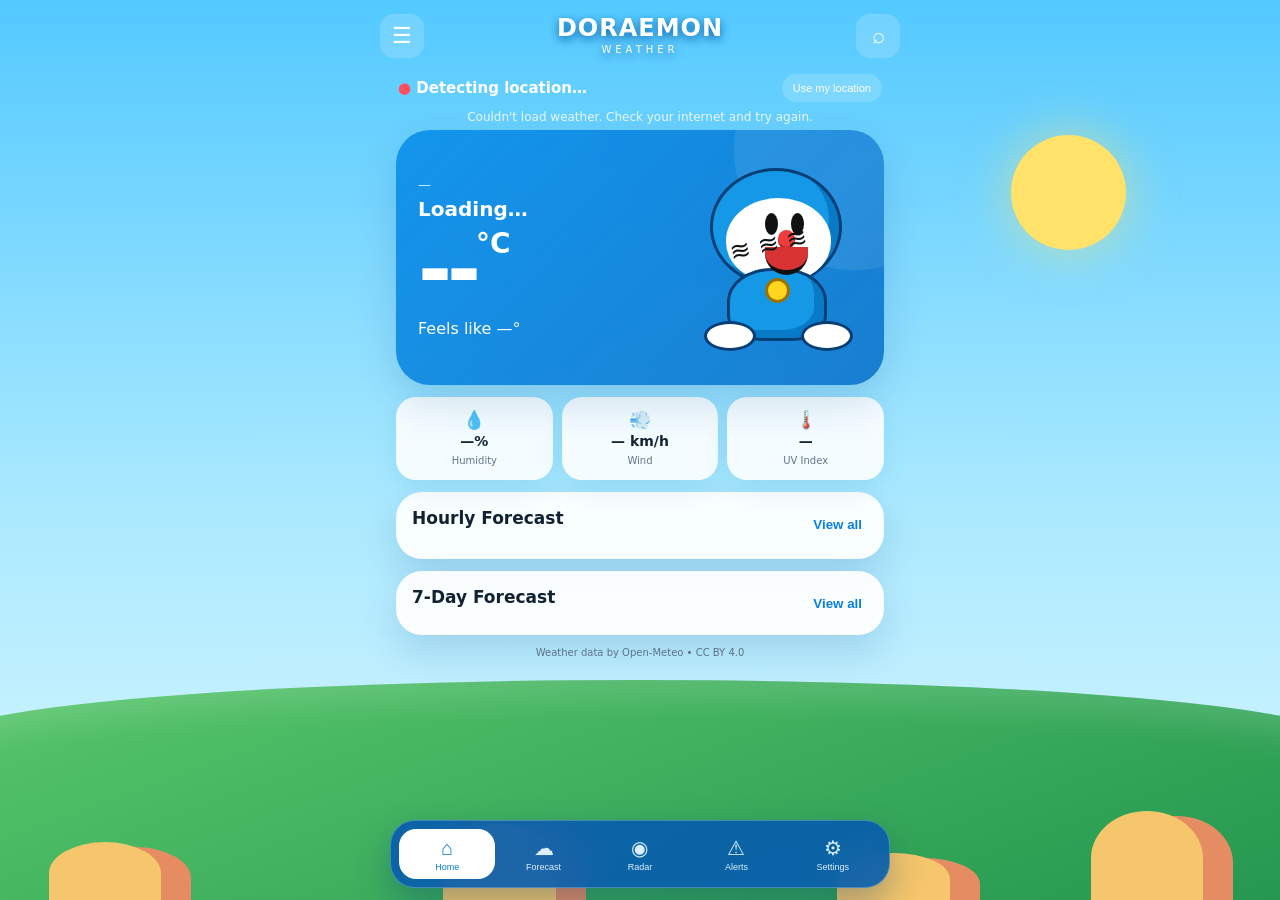
<file: index.html>
<!doctype html>
<html lang="en">
<head>
  <meta charset="UTF-8">
  <meta name="viewport" content="width=device-width,initial-scale=1,viewport-fit=cover">
  <meta name="theme-color" content="#0b8fe8">
  <meta name="description" content="Doraemon-inspired weather app powered by Open-Meteo">
  <title>Doraemon Weather</title>
  <link rel="stylesheet" href="style.css">
</head>
<body>
  <div id="sky" class="sky sunny">
    <div class="cloud c1"></div><div class="cloud c2"></div><div class="cloud c3"></div>
    <div class="stars"></div>
    <div class="sun"></div>
    <div class="landscape"><span></span><span></span><span></span><span></span></div>
  </div>

  <header class="topbar">
    <button class="icon-btn" id="menuBtn" aria-label="Menu">☰</button>
    <div class="brand"><strong>DORAEMON</strong><small>WEATHER</small></div>
    <button class="icon-btn" id="searchBtn" aria-label="Search">⌕</button>
  </header>

  <main>
    <section id="home" class="page active">
      <div class="location-row">
        <div><span class="pin">●</span> <span id="locationName">Detecting location…</span></div>
        <button id="locateBtn" class="tiny-btn">Use my location</button>
      </div>

      <div id="status" class="status">Loading weather…</div>

      <section class="hero-card">
        <div class="hero-info">
          <div id="dateText" class="date">—</div>
          <div id="condition" class="condition">Loading…</div>
          <div class="temp"><span id="temp">--</span><sup>°C</sup></div>
          <div id="feels">Feels like —°</div>
        </div>
        <div class="doraemon" id="doraemon" aria-label="Doraemon-style weather mascot">
          <div class="head"><i class="eye e1"></i><i class="eye e2"></i><i class="nose"></i><span class="mouth"></span><span class="whiskers">≋ ≋ ≋</span></div>
          <div class="body"><span class="bell"></span></div>
          <div class="foot f1"></div><div class="foot f2"></div>
        </div>
      </section>

      <div class="metrics">
        <div><span>💧</span><b id="humidity">—%</b><small>Humidity</small></div>
        <div><span>💨</span><b id="wind">— km/h</b><small>Wind</small></div>
        <div><span>🌡️</span><b id="uv">—</b><small>UV Index</small></div>
      </div>

      <section class="section-card">
        <div class="section-head"><h2>Hourly Forecast</h2><button data-page="forecast">View all</button></div>
        <div id="hourly" class="hourly"></div>
      </section>

      <section class="section-card">
        <div class="section-head"><h2>7-Day Forecast</h2><button data-page="forecast">View all</button></div>
        <div id="dailyPreview"></div>
      </section>

      <div class="attribution">Weather data by Open-Meteo • CC BY 4.0</div>
    </section>

    <section id="forecast" class="page">
      <div class="page-title"><button class="back" data-page="home">‹</button><h1>Forecast</h1></div>
      <section class="section-card"><h2>Hourly Forecast</h2><div id="hourlyFull" class="hourly full"></div></section>
      <section class="section-card"><h2>7-Day Forecast</h2><div id="dailyFull"></div></section>
    </section>

    <section id="details" class="page">
      <div class="page-title"><button class="back" data-page="home">‹</button><h1>Weather Details</h1></div>
      <div class="detail-grid">
        <div><b id="dFeels">—</b><small>Feels Like</small></div>
        <div><b id="dHumidity">—</b><small>Humidity</small></div>
        <div><b id="dWind">—</b><small>Wind</small></div>
        <div><b id="dPressure">—</b><small>Pressure</small></div>
        <div><b id="dVisibility">—</b><small>Visibility</small></div>
        <div><b id="dUv">—</b><small>UV Index</small></div>
        <div><b id="sunrise">—</b><small>Sunrise</small></div>
        <div><b id="sunset">—</b><small>Sunset</small></div>
      </div>
    </section>

    <section id="radar" class="page">
      <div class="page-title"><button class="back" data-page="home">‹</button><h1>Radar</h1></div>
      <div class="radar-card">
        <div class="map-grid"></div><div class="radar-ring r1"></div><div class="radar-ring r2"></div><div class="radar-sweep"></div>
        <div class="map-pin">●</div><div class="mini-doraemon">☂️</div>
      </div>
      <p class="note">Radar view is a lightweight visual mode. Live weather values come from Open-Meteo.</p>
    </section>

    <section id="alerts" class="page">
      <div class="page-title"><button class="back" data-page="home">‹</button><h1>Alerts</h1></div>
      <div id="alertsList"></div>
    </section>

    <section id="settings" class="page">
      <div class="page-title"><button class="back" data-page="home">‹</button><h1>Settings</h1></div>
      <div class="settings-card">
        <label>Temperature Unit <select id="unit"><option value="celsius">°C Celsius</option><option value="fahrenheit">°F Fahrenheit</option></select></label>
        <label>Weather Animation <input id="animations" type="checkbox" checked></label>
        <button id="clearLocation">Clear saved location</button>
        <p>Open-Meteo weather data is used without an API key for eligible free/non-commercial use. Attribution is required.</p>
      </div>
    </section>
  </main>

  <nav class="bottom-nav">
    <button class="nav active" data-page="home">⌂<small>Home</small></button>
    <button class="nav" data-page="forecast">☁<small>Forecast</small></button>
    <button class="nav" data-page="radar">◉<small>Radar</small></button>
    <button class="nav" data-page="alerts">⚠<small>Alerts</small></button>
    <button class="nav" data-page="settings">⚙<small>Settings</small></button>
  </nav>

  <div id="searchModal" class="modal hidden">
    <div class="modal-box">
      <button class="close" id="closeSearch">×</button>
      <h2>Search City</h2>
      <input id="cityInput" placeholder="e.g. Patna, India" autocomplete="off">
      <button id="citySearch">Search</button>
      <div id="searchResults"></div>
    </div>
  </div>

  <script src="app.js"></script>
</body>
</html>
</file>
<file: style.css>
:root{
  --blue:#087fe0;--deep:#0755a5;--cyan:#5dd7ff;--white:#fff;--ink:#123;
  --card:rgba(255,255,255,.88);--shadow:0 16px 40px rgba(0,65,130,.16);
}
*{box-sizing:border-box}html,body{margin:0;min-height:100%;font-family:Inter,system-ui,-apple-system,BlinkMacSystemFont,"Segoe UI",sans-serif;color:var(--ink)}
body{background:#dff5ff;overflow-x:hidden;padding-bottom:88px}.sky{position:fixed;inset:0;z-index:-3;overflow:hidden;background:linear-gradient(#53c9ff 0%,#a9e9ff 55%,#d9f7ff 100%);transition:background .7s}.sky.rain{background:linear-gradient(#1b5d91,#5aa8c9,#a8d7e2)}.sky.night{background:linear-gradient(#071c4c,#163f78,#305d87)}.sky.storm{background:linear-gradient(#172d50,#315f7b,#759aa7)}.stars{position:absolute;inset:0;opacity:0;background-image:radial-gradient(#fff 1px,transparent 1px);background-size:48px 48px;animation:twinkle 3s ease-in-out infinite}.night .stars{opacity:.7}.sun{position:absolute;width:115px;height:115px;border-radius:50%;right:12%;top:15%;background:#ffe26a;box-shadow:0 0 50px #ffe26a88;animation:float 5s ease-in-out infinite}.cloud{position:absolute;width:170px;height:52px;border-radius:50px;background:#fff;opacity:.78;filter:blur(.2px);animation:cloud 30s linear infinite}.cloud:before,.cloud:after{content:"";position:absolute;background:#fff;border-radius:50%}.cloud:before{width:75px;height:75px;left:28px;bottom:8px}.cloud:after{width:92px;height:92px;right:25px;bottom:5px}.c1{top:10%;left:-180px}.c2{top:31%;left:-250px;animation-delay:-12s;transform:scale(.72)}.c3{top:55%;left:-210px;animation-delay:-22s;transform:scale(.55)}.landscape{position:absolute;left:-5%;right:-5%;bottom:-5px;height:25%;background:linear-gradient(160deg,#58c76b,#23964f);border-radius:55% 55% 0 0/30% 30% 0 0;box-shadow:inset 0 18px 30px #ffffff22}.landscape span{position:absolute;bottom:0;width:8%;height:28%;background:#f5c66b;border-radius:50% 50% 0 0;box-shadow:30px 5px 0 #e58c63}.landscape span:nth-child(1){left:8%}.landscape span:nth-child(2){left:36%;height:36%}.landscape span:nth-child(3){left:64%;height:23%}.landscape span:nth-child(4){left:82%;height:42%}
.topbar{height:72px;padding:10px max(18px,calc((100% - 520px)/2));display:flex;align-items:center;justify-content:space-between;color:#fff}.brand{text-align:center;line-height:.85;text-shadow:0 3px 10px #045da6}.brand strong{font-size:24px;letter-spacing:1px}.brand small{display:block;font-size:10px;letter-spacing:4px;margin-top:8px}.icon-btn,.tiny-btn,.back{border:0;background:#ffffff2c;color:#fff;border-radius:14px;cursor:pointer}.icon-btn{width:44px;height:44px;font-size:22px}.tiny-btn{padding:8px 11px;font-size:11px}
main{width:min(100%,520px);margin:auto;padding:0 16px}.page{display:none;animation:pageIn .35s ease}.page.active{display:block}.location-row{display:flex;justify-content:space-between;align-items:center;color:#fff;font-weight:700;font-size:15px;margin:2px 2px 8px}.pin{color:#ff4e5e}.status{text-align:center;color:#e9fbff;font-size:12px;min-height:20px}
.hero-card{min-height:255px;border-radius:34px;padding:22px;display:flex;justify-content:space-between;align-items:center;background:linear-gradient(135deg,#0d91ebee,#0770c9df);box-shadow:var(--shadow);color:#fff;overflow:hidden;position:relative}.hero-card:after{content:"";position:absolute;width:240px;height:240px;border-radius:50%;right:-90px;top:-100px;background:#ffffff16}.date{font-size:13px;opacity:.85}.condition{font-size:20px;font-weight:800;margin-top:5px}.temp{font-size:82px;line-height:.95;font-weight:900;letter-spacing:-5px;margin:10px 0}.temp sup{font-size:28px;vertical-align:top;letter-spacing:0}.hero-info{z-index:2}.doraemon{position:relative;width:170px;height:190px;animation:float 4s ease-in-out infinite;z-index:2}.head{position:absolute;width:132px;height:118px;background:#1599e7;border:3px solid #063f75;border-radius:50%;left:18px;top:5px;box-shadow:inset -10px -8px #087ac7}.head:after{content:"";position:absolute;width:105px;height:85px;background:#fff;left:13px;top:27px;border-radius:50% 50% 48% 48%}.eye{position:absolute;z-index:3;width:13px;height:22px;background:#111;border-radius:50%;top:42px}.e1{left:52px}.e2{left:78px}.nose{position:absolute;z-index:4;width:17px;height:17px;background:#ef3d3d;border-radius:50%;left:65px;top:59px;box-shadow:0 2px 0 #a41c1c}.mouth{position:absolute;z-index:4;width:43px;height:28px;background:#d83232;border-radius:0 0 30px 30px;left:52px;top:76px;border-bottom:5px solid #111}.whiskers{position:absolute;z-index:4;color:#111;font-size:25px;left:16px;top:59px;transform:rotate(-12deg)}.body{position:absolute;left:35px;top:105px;width:100px;height:73px;background:#1599e7;border:3px solid #063f75;border-radius:45% 45% 35% 35%;box-shadow:inset -10px -8px #087ac7}.bell{position:absolute;width:25px;height:25px;background:#ffd51f;border:3px solid #9b7200;border-radius:50%;left:35px;top:7px}.foot{position:absolute;width:52px;height:30px;background:#fff;border:3px solid #063f75;border-radius:50%;top:158px}.f1{left:12px}.f2{right:9px}.metrics{display:grid;grid-template-columns:repeat(3,1fr);gap:9px;margin:12px 0}.metrics>div{background:var(--card);border-radius:20px;padding:12px;text-align:center;box-shadow:0 8px 24px #0067a51a}.metrics span{display:block;font-size:18px}.metrics b{display:block;font-size:14px;margin-top:3px}.metrics small{font-size:10px;color:#607487}.section-card{background:#ffffffed;border-radius:26px;padding:16px;margin:12px 0;box-shadow:var(--shadow)}.section-head{display:flex;justify-content:space-between;align-items:center}.section-head h2,.section-card>h2{font-size:17px;margin:0 0 12px}.section-head button{border:0;background:none;color:var(--blue);font-weight:800;cursor:pointer}.hourly{display:flex;gap:8px;overflow:auto;padding-bottom:3px;scrollbar-width:none}.hourly::-webkit-scrollbar{display:none}.hour{min-width:76px;text-align:center;background:#eaf7ff;border-radius:18px;padding:11px 7px}.hour.current{background:#0b8fe8;color:#fff;box-shadow:0 8px 18px #087fd044}.hour .icon{font-size:23px}.hour b{display:block;margin-top:5px}.hour small{font-size:10px;opacity:.75}.day-row{display:grid;grid-template-columns:1fr 42px 70px;align-items:center;padding:12px 2px;border-bottom:1px solid #dcebf3}.day-row:last-child{border:0}.day-row .weather-icon{font-size:25px;text-align:center}.day-row b{text-align:right}.attribution,.note{font-size:10px;text-align:center;color:#5b7385;margin:12px 0 4px}.page-title{display:flex;align-items:center;gap:12px;color:#fff;margin:10px 0 14px}.page-title h1{font-size:23px;margin:0}.back{width:42px;height:42px;font-size:30px}.detail-grid{display:grid;grid-template-columns:repeat(2,1fr);gap:10px}.detail-grid>div{background:#ffffffed;border-radius:20px;padding:18px;box-shadow:0 8px 25px #005c9b18}.detail-grid b{display:block;font-size:20px}.detail-grid small{color:#6b7c8a}.radar-card{height:420px;border-radius:30px;position:relative;overflow:hidden;background:linear-gradient(135deg,#84d2ee,#4389a7 55%,#315e75)}.map-grid{position:absolute;inset:0;background-image:linear-gradient(#ffffff12 1px,transparent 1px),linear-gradient(90deg,#ffffff12 1px,transparent 1px);background-size:40px 40px}.radar-ring{position:absolute;border:2px solid #76ffb3aa;border-radius:50%;left:50%;top:50%;transform:translate(-50%,-50%)}.r1{width:220px;height:220px}.r2{width:360px;height:360px}.radar-sweep{position:absolute;width:45%;height:2px;background:#7affc0;left:50%;top:50%;transform-origin:left;animation:sweep 3s linear infinite;box-shadow:0 0 15px #7affc0}.map-pin{position:absolute;left:50%;top:50%;color:#ffea4d;font-size:28px;text-shadow:0 0 15px #fff}.mini-doraemon{position:absolute;right:20px;bottom:18px;background:#fff;border-radius:50px;padding:12px 18px;font-size:28px}.alert{background:#fff;border-radius:22px;padding:17px;margin:10px 0;box-shadow:var(--shadow);border-left:6px solid #ffb400}.alert.red{border-color:#f05a5a}.alert h3{margin:0 0 5px}.alert p{margin:0;color:#617486;font-size:13px}.settings-card{background:#fff;border-radius:26px;padding:10px;box-shadow:var(--shadow)}.settings-card label,.settings-card>button{display:flex;justify-content:space-between;align-items:center;padding:17px 10px;border-bottom:1px solid #e5edf2;font-weight:700;background:none;border-left:0;border-right:0;border-top:0;width:100%;font-size:14px}.settings-card select{padding:8px;border-radius:10px;border:1px solid #ccdce6}.settings-card p{padding:10px;color:#71808d;font-size:11px;line-height:1.5}
.bottom-nav{position:fixed;z-index:20;bottom:12px;left:50%;transform:translateX(-50%);width:min(calc(100% - 22px),500px);display:grid;grid-template-columns:repeat(5,1fr);padding:8px;background:#075daee8;backdrop-filter:blur(18px);border:1px solid #ffffff3a;border-radius:25px;box-shadow:0 15px 35px #003c7655}.nav{border:0;background:none;color:#dcefff;font-size:20px;padding:7px 2px;border-radius:17px;cursor:pointer}.nav small{display:block;font-size:9px;margin-top:2px}.nav.active{background:#fff;color:#087fd8}
.modal{position:fixed;inset:0;background:#001c3b99;backdrop-filter:blur(8px);z-index:50;display:flex;align-items:flex-end;justify-content:center}.modal.hidden{display:none}.modal-box{width:min(100%,520px);background:#fff;border-radius:28px 28px 0 0;padding:22px;position:relative;max-height:80vh;overflow:auto}.close{position:absolute;right:18px;top:15px;border:0;background:#edf5f9;border-radius:50%;width:36px;height:36px;font-size:22px}.modal-box input{width:100%;padding:15px;border:1px solid #cfe0ea;border-radius:15px;font-size:16px;margin:12px 0}.modal-box>button:not(.close){width:100%;padding:14px;border:0;border-radius:15px;background:var(--blue);color:#fff;font-weight:800}.result{padding:14px;border-bottom:1px solid #e5edf2;cursor:pointer}.result b{display:block}.result small{color:#6d7c88}
@keyframes cloud{to{transform:translateX(calc(100vw + 300px))}}@keyframes float{50%{transform:translateY(-9px)}}@keyframes twinkle{50%{opacity:.35}}@keyframes sweep{to{transform:rotate(360deg)}}@keyframes pageIn{from{opacity:0;transform:translateY(8px)}to{opacity:1;transform:none}}
@media(max-width:390px){.hero-card{padding:17px}.temp{font-size:70px}.doraemon{transform:scale(.88);transform-origin:right center}.location-row{font-size:13px}.hero-card{min-height:230px}}
@media(prefers-reduced-motion:reduce){*,*:before,*:after{animation:none!important;scroll-behavior:auto!important}}
</file>
